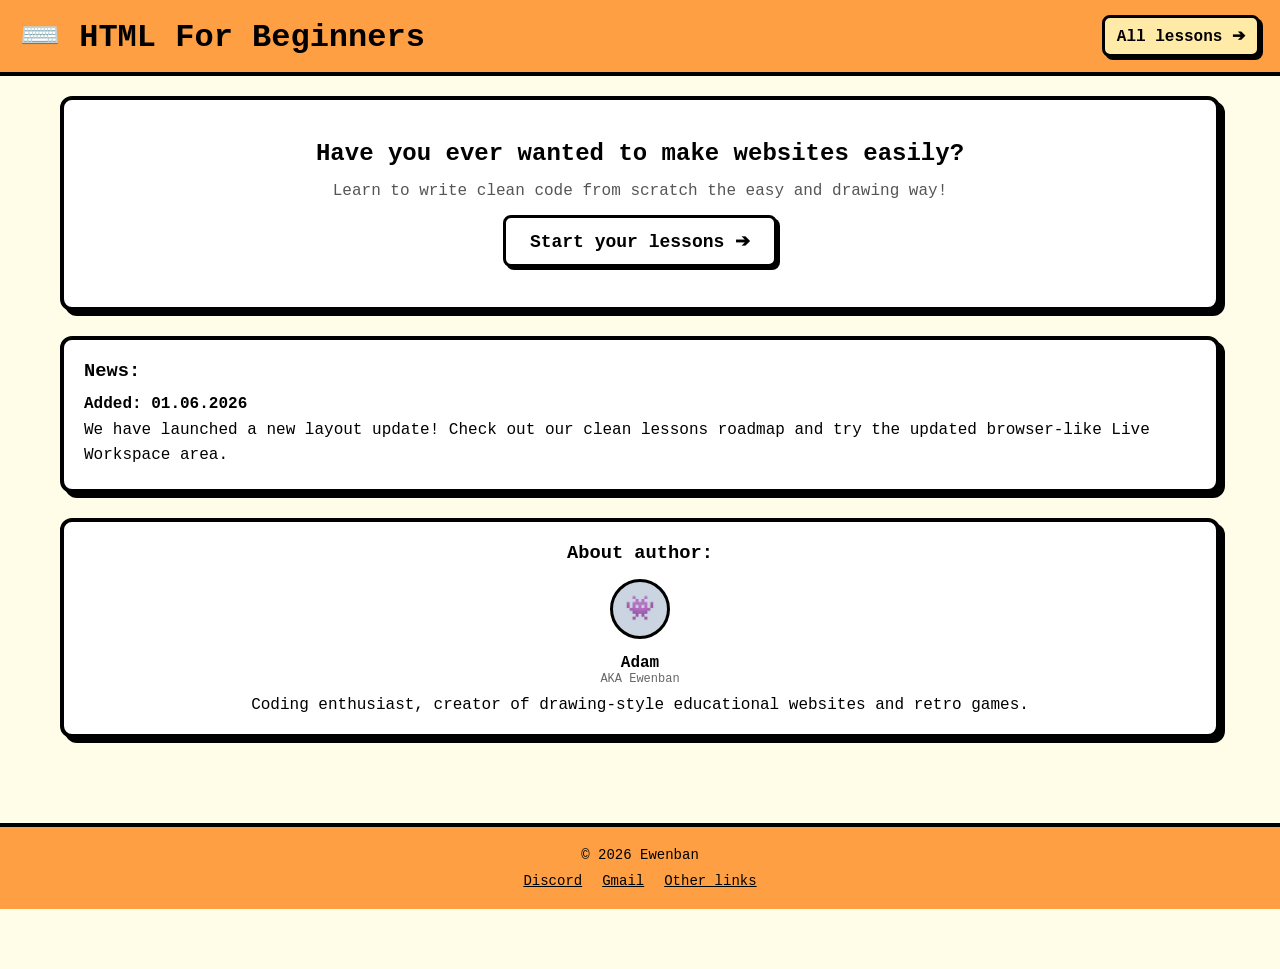
<file: index.html>
<!DOCTYPE html>
<html lang="en">
<head>
  <meta charset="UTF-8">
  <meta name="viewport" content="width=device-width, initial-scale=1.0">
  <title>HTML For Beginners</title>
  <link rel="stylesheet" href="style.css">
</head>
<body>

  <header>
    <div class="logo-area">
      <h1>⌨️ HTML For Beginners</h1>
    </div>
    <nav>
      <a href="lessons/all-lessons.html" style="background: #ffeaa7;">All lessons ➔</a>
    </nav>
  </header>

  <main class="container">
    
    <div class="box" style="text-align: center; padding: 40px 20px;">
      <h2>Have you ever wanted to make websites easily?</h2>
      <p style="margin: 15px 0; color: #555;">Learn to write clean code from scratch the easy and drawing way!</p>
      <a href="lessons/all-lessons.html" class="btn" style="font-size: 18px; padding: 12px 24px; background: #fff;">Start your lessons ➔</a>
    </div>

    <div class="box">
      <h3>News:</h3>
      <p style="margin-top: 10px; line-height: 1.6;">
        <strong>Added: 01.06.2026</strong><br>
        We have launched a new layout update! Check out our clean lessons roadmap and try the updated browser-like Live Workspace area.
      </p>
    </div>

    <div class="box" style="text-align: center;">
      <h3>About author:</h3>
      <div style="width: 60px; height: 60px; background: #cbd5e1; border: 3px solid #000; border-radius: 50%; margin: 15px auto; display: flex; align-items: center; justify-content: center; font-size: 24px;">👾</div>
      <h4>Adam</h4>
      <p style="font-size: 12px; color: #666; margin-bottom: 10px;">AKA Ewenban</p>
      <p>Coding enthusiast, creator of drawing-style educational websites and retro games.</p>
    </div>

  </main>

  <footer style="margin-top: 40px; text-align: center; font-size: 14px; padding: 20px; border-top: 4px solid #000; background: #ff9f43;">
    <p>© 2026 Ewenban</p>
    <div style="margin-top: 10px; display: flex; justify-content: center; gap: 20px;">
      <a href="#" style="color: #000;">Discord</a>
      <a href="#" style="color: #000;">Gmail</a>
      <a href="#" style="color: #000;">Other links</a>
    </div>
  </footer>

</body>
</html>
</file>
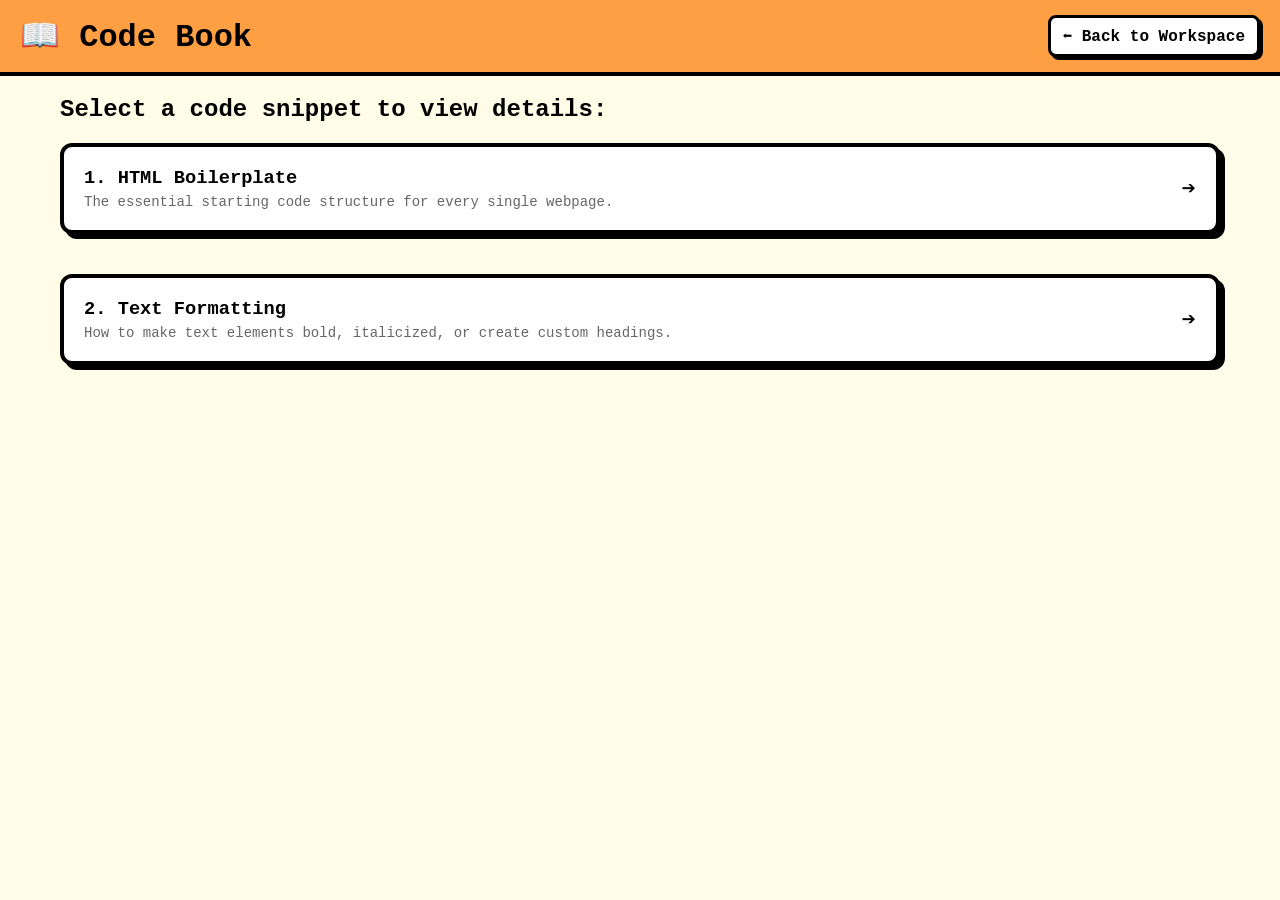
<file: codebook.html>
<!DOCTYPE html>
<html lang="en">
<head>
  <meta charset="UTF-8">
  <meta name="viewport" content="width=device-width, initial-scale=1.0">
  <title>Code Book - HTML Cheatsheet</title>
  <link rel="stylesheet" href="style.css">
</head>
<body>

  <header>
    <div class="logo-area">
      <h1>📖 Code Book</h1>
    </div>
    <nav>
      <a href="workspace.html">⬅️ Back to Workspace</a>
    </nav>
  </header>

  <main class="container">
    <h2 style="margin-bottom: 20px;">Select a code snippet to view details:</h2>

    <div class="codebook-grid">
      
      <div class="box codebook-item" onclick="window.location.href='codebook/boilerplate.html'">
        <div style="display: flex; justify-content: space-between; align-items: center;">
          <div>
            <h3>1. HTML Boilerplate</h3>
            <p style="color: #666; margin-top: 5px; font-size: 14px;">The essential starting code structure for every single webpage.</p>
          </div>
          <span style="font-size: 24px;">➔</span>
        </div>
      </div>

      <div class="box codebook-item" onclick="window.location.href='codebook/formatting.html'">
        <div style="display: flex; justify-content: space-between; align-items: center;">
          <div>
            <h3>2. Text Formatting</h3>
            <p style="color: #666; margin-top: 5px; font-size: 14px;">How to make text elements bold, italicized, or create custom headings.</p>
          </div>
          <span style="font-size: 24px;">➔</span>
        </div>
      </div>

    </div>
  </main>

</body>
</html>
</file>
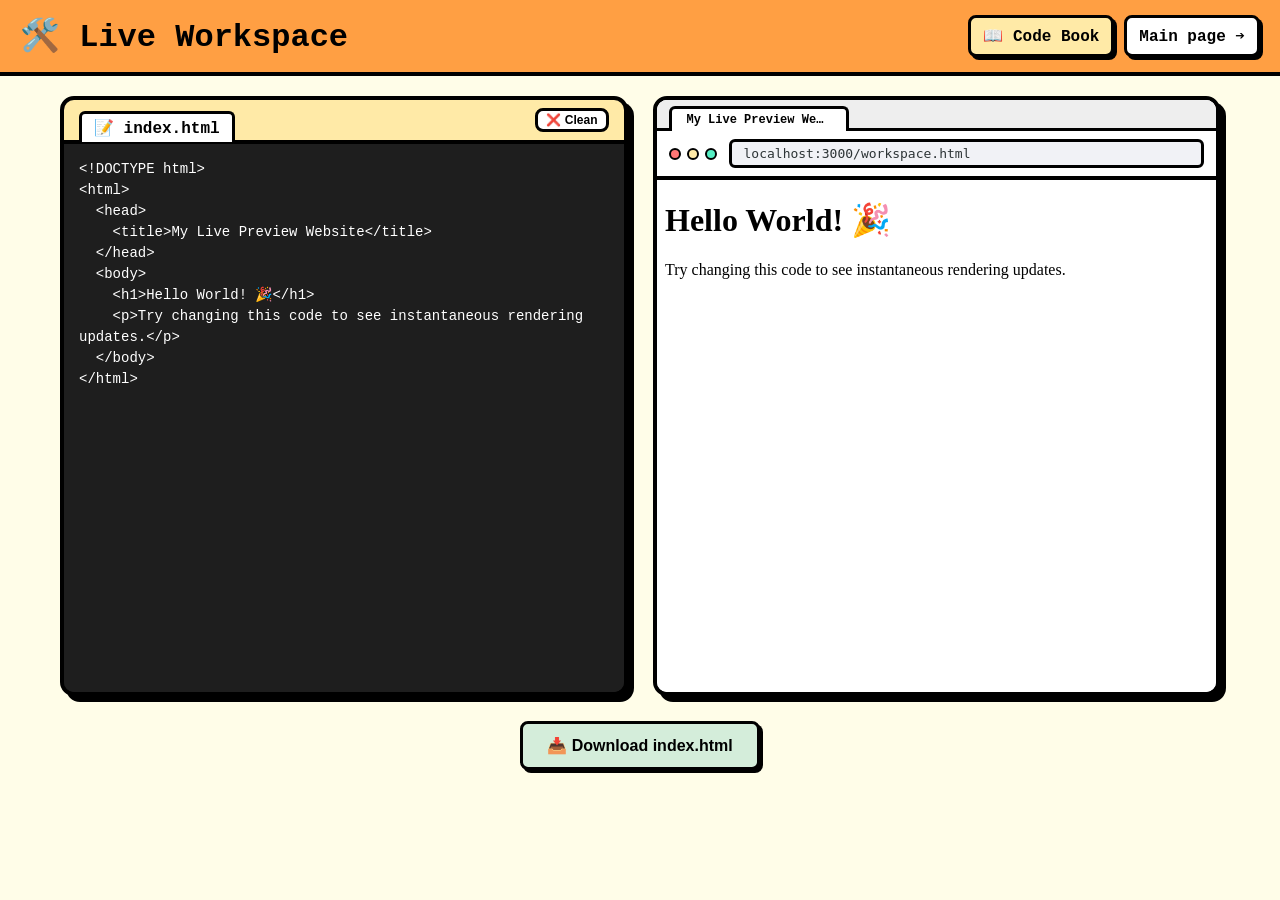
<file: workspace.html>
<!DOCTYPE html>
<html lang="en">
<head>
  <meta charset="UTF-8">
  <meta name="viewport" content="width=device-width, initial-scale=1.0">
  <title>Workspace - Live HTML Editor</title>
  <link rel="stylesheet" href="style.css">
</head>
<body>

  <header>
    <div class="logo-area">
      <h1>🛠️ Live Workspace</h1>
    </div>
    <nav style="display: flex; gap: 10px;">
      <a href="codebook.html" style="background: #ffeaa7;">📖 Code Book</a>
      <a href="index.html">Main page ➔</a>
    </nav>
  </header>

  <main class="container">
    
    <div class="workspace-grid">
      
      <div class="panel">
        <div class="panel-header-ide">
          <div class="file-tab">📝 index.html</div>
          <button class="btn" style="padding: 2px 8px; font-size: 12px; box-shadow: none;" onclick="clearWorkspace()">❌ Clean</button>
        </div>
        <textarea id="codeEditor" class="workspace-textarea" placeholder="Write HTML here..." oninput="updatePreview()"><!DOCTYPE html>
<html>
  <head>
    <title>My Live Preview Website</title>
  </head>
  <body>
    <h1>Hello World! 🎉</h1>
    <p>Try changing this code to see instantaneous rendering updates.</p>
  </body>
</html></textarea>
      </div>

      <div class="panel preview-panel">
        <div class="browser-chrome-bar">
          <div class="browser-tabs-row">
            <div id="tabTitle" class="browser-tab-active">Loading...</div>
          </div>
          <div class="browser-navigation-row">
            <div class="browser-dots">
              <div class="browser-dot red"></div>
              <div class="browser-dot yellow"></div>
              <div class="browser-dot green"></div>
            </div>
            <div class="browser-address-input">localhost:3000/workspace.html</div>
          </div>
        </div>
        <iframe id="livePreview" class="preview-iframe"></iframe>
      </div>

    </div>

    <div style="text-align: center; margin-top: 20px;">
      <button class="btn" style="font-size: 16px; background: #d4edda; padding: 12px 24px;" onclick="downloadHTML()">
        📥 Download index.html
      </button>
    </div>

  </main>

  <script>
    const editor = document.getElementById('codeEditor');
    const preview = document.getElementById('livePreview');
    const tabTitleElement = document.getElementById('tabTitle');

    function updatePreview() {
      const code = editor.value;
      const previewDocument = preview.contentDocument || preview.contentWindow.document;
      previewDocument.open();
      previewDocument.write(code);
      previewDocument.close();
      
      // FIX: Szukanie tagu <title> w kodzie użytkownika i aktualizacja karty przeglądarki
      const parser = new DOMParser();
      const doc = parser.parseFromString(code, 'text/html');
      const parsedTitle = doc.querySelector('title');
      
      if (parsedTitle && parsedTitle.innerText.trim() !== "") {
        tabTitleElement.innerText = parsedTitle.innerText;
      } else {
        tabTitleElement.innerText = "Untitled Page";
      }

      localStorage.setItem('workspace-code', code);
    }

    function clearWorkspace() {
      if(confirm("Clear workspace content?")) {
        editor.value = "";
        updatePreview();
      }
    }

    function downloadHTML() {
      const code = editor.value;
      const blob = new Blob([code], { type: 'text/html' });
      const a = document.createElement('a');
      a.href = URL.createObjectURL(blob);
      a.download = 'index.html';
      document.body.appendChild(a);
      a.click();
      document.body.removeChild(a);
    }

    document.addEventListener("DOMContentLoaded", () => {
      const savedCode = localStorage.getItem('workspace-code');
      if (savedCode !== null) {
        editor.value = savedCode;
      }
      updatePreview();
    });
  </script>

</body>
</html>
</file>
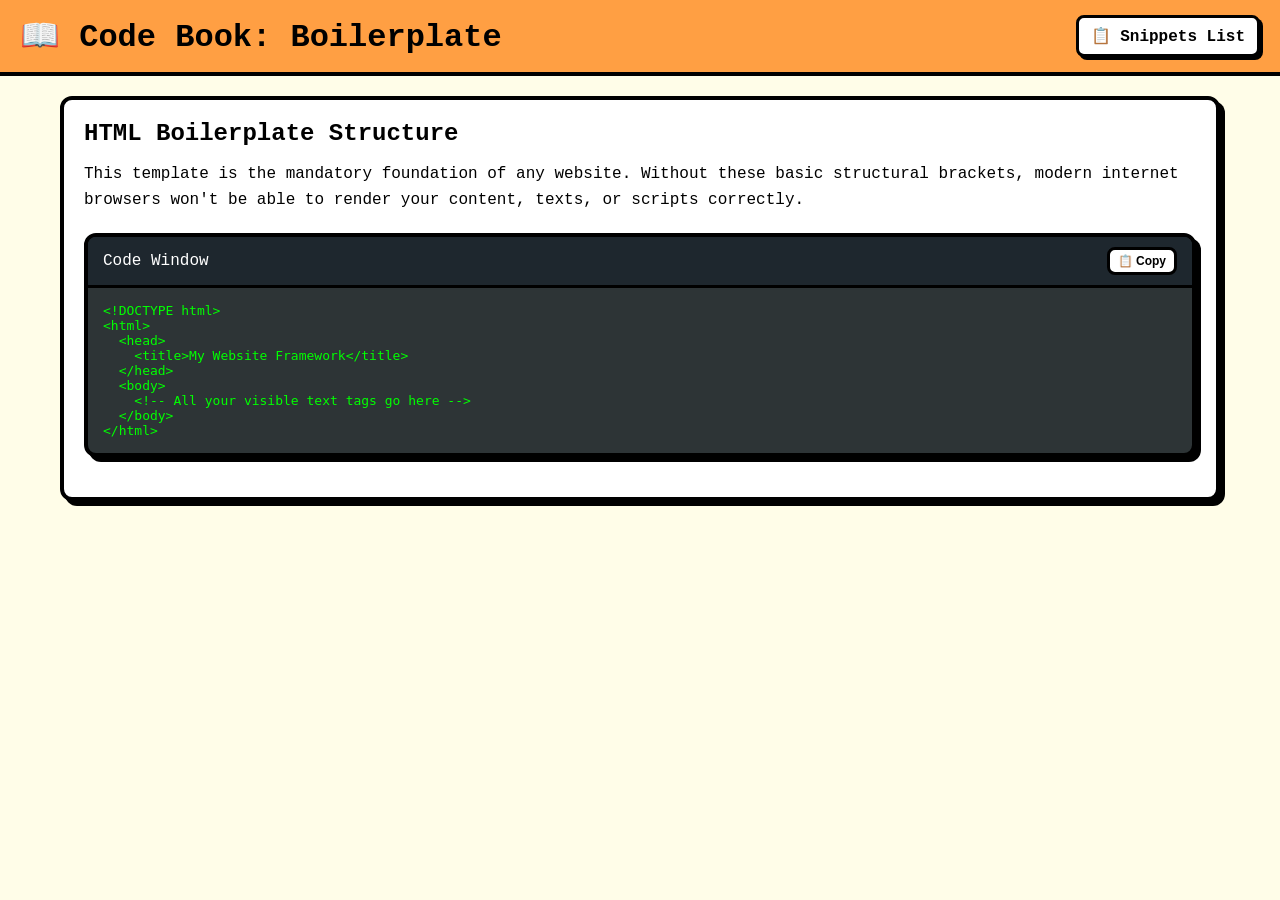
<file: codebook/boilerplate.html>
<!DOCTYPE html>
<html lang="en">
<head>
  <meta charset="UTF-8">
  <meta name="viewport" content="width=device-width, initial-scale=1.0">
  <title>Boilerplate - Code Book</title>
  <link rel="stylesheet" href="../style.css">
</head>
<body>

  <header>
    <div class="logo-area">
      <h1>📖 Code Book: Boilerplate</h1>
    </div>
    <nav>
      <a href="../codebook.html">📋 Snippets List</a>
    </nav>
  </header>

  <main class="container">
    <div class="box">
      <h2>HTML Boilerplate Structure</h2>
      <p style="margin: 15px 0; line-height: 1.6;">
        This template is the mandatory foundation of any website. Without these basic structural brackets, modern internet browsers won't be able to render your content, texts, or scripts correctly.
      </p>

      <div class="code-container">
        <div class="code-header">
          <span>Code Window</span>
          <button class="btn" style="padding: 4px 8px; font-size: 12px; box-shadow: none;" onclick="copyCode(this)">📋 Copy</button>
        </div>
<pre><code>&lt;!DOCTYPE html&gt;
&lt;html&gt;
  &lt;head&gt;
    &lt;title&gt;My Website Framework&lt;/title&gt;
  &lt;/head&gt;
  &lt;body&gt;
    &lt;!-- All your visible text tags go here --&gt;
  &lt;/body&gt;
&lt;/html&gt;</code></pre>
      </div>
    </div>
  </main>

  <script>
    function copyCode(button) {
      const codeBlock = button.parentElement.nextElementSibling;
      navigator.clipboard.writeText(codeBlock.innerText).then(() => {
        button.innerText = "✓ Copied!";
        setTimeout(() => { button.innerText = "📋 Copy"; }, 2000);
      });
    }
  </script>

</body>
</html>
</file>
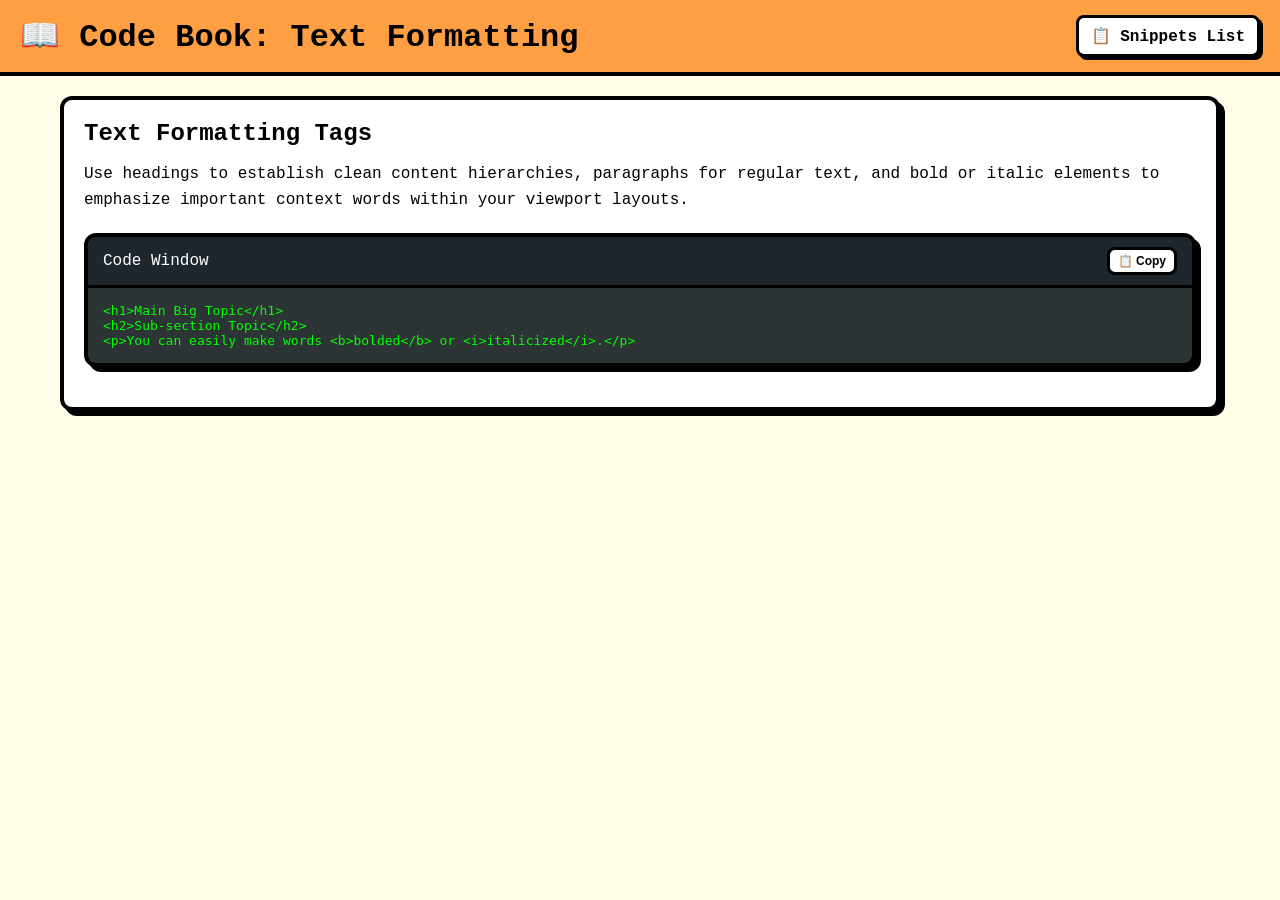
<file: codebook/formatting.html>
<!DOCTYPE html>
<html lang="en">
<head>
  <meta charset="UTF-8">
  <meta name="viewport" content="width=device-width, initial-scale=1.0">
  <title>Formatting - Code Book</title>
  <link rel="stylesheet" href="../style.css">
</head>
<body>

  <header>
    <div class="logo-area">
      <h1>📖 Code Book: Text Formatting</h1>
    </div>
    <nav>
      <a href="../codebook.html">📋 Snippets List</a>
    </nav>
  </header>

  <main class="container">
    <div class="box">
      <h2>Text Formatting Tags</h2>
      <p style="margin: 15px 0; line-height: 1.6;">
        Use headings to establish clean content hierarchies, paragraphs for regular text, and bold or italic elements to emphasize important context words within your viewport layouts.
      </p>

      <div class="code-container">
        <div class="code-header">
          <span>Code Window</span>
          <button class="btn" style="padding: 4px 8px; font-size: 12px; box-shadow: none;" onclick="copyCode(this)">📋 Copy</button>
        </div>
<pre><code>&lt;h1&gt;Main Big Topic&lt;/h1&gt;
&lt;h2&gt;Sub-section Topic&lt;/h2&gt;
&lt;p&gt;You can easily make words &lt;b&gt;bolded&lt;/b&gt; or &lt;i&gt;italicized&lt;/i&gt;.&lt;/p&gt;</code></pre>
      </div>
    </div>
  </main>

  <script>
    function copyCode(button) {
      const codeBlock = button.parentElement.nextElementSibling;
      navigator.clipboard.writeText(codeBlock.innerText).then(() => {
        button.innerText = "✓ Copied!";
        setTimeout(() => { button.innerText = "📋 Copy"; }, 2000);
      });
    }
  </script>

</body>
</html>
</file>
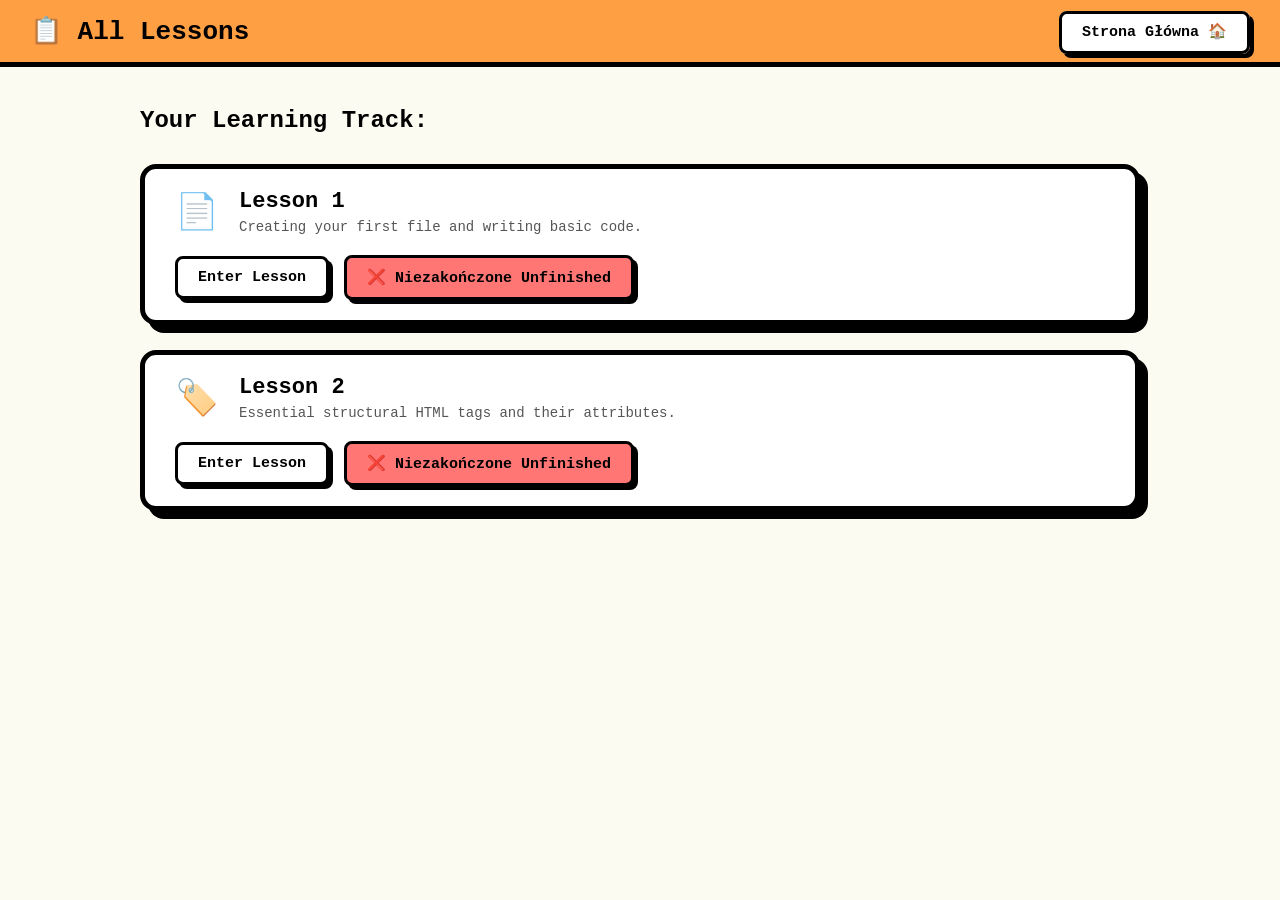
<file: lessons/all-lessons.html>
<!DOCTYPE html>
<html lang="pl">
<head>
  <meta charset="UTF-8">
  <meta name="viewport" content="width=device-width, initial-scale=1.0">
  <title>All Lessons</title>
  <style>
    body {
      background-color: #fcfbf2;
      font-family: 'Courier New', Courier, monospace;
      margin: 0;
      padding: 0;
    }
    header {
      background-color: #ff9f43;
      padding: 15px 30px;
      display: flex;
      justify-content: space-between;
      align-items: center;
      border-bottom: 5px solid #000;
    }
    header h1 {
      margin: 0;
      font-size: 26px;
      font-weight: bold;
    }
    .container {
      max-width: 1000px;
      margin: 40px auto;
      padding: 0 20px;
    }
    .box {
      background: #fff;
      border: 5px solid #000;
      border-radius: 16px;
      padding: 20px 30px;
      margin-bottom: 25px;
      box-shadow: 8px 8px 0px #000;
      display: flex;
      justify-content: space-between;
      align-items: center;
      flex-wrap: wrap;
      gap: 20px;
    }
    .lesson-info {
      display: flex;
      align-items: center;
      gap: 20px;
    }
    .lesson-icon {
      font-size: 35px;
    }
    .lesson-title {
      margin: 0;
      font-size: 22px;
      font-weight: bold;
    }
    .lesson-desc {
      margin: 5px 0 0 0;
      color: #555;
      font-size: 14px;
    }
    .actions-area {
      display: flex;
      gap: 15px;
      align-items: center;
    }
    .btn {
      font-family: 'Courier New', Courier, monospace;
      font-weight: bold;
      text-decoration: none;
      color: #000;
      padding: 10px 20px;
      border: 3px solid #000;
      border-radius: 8px;
      box-shadow: 4px 4px 0px #000;
      background: #fff;
      cursor: pointer;
      font-size: 15px;
    }
    .btn:active {
      transform: translate(2px, 2px);
      box-shadow: 2px 2px 0px #000;
    }
    .status-btn {
      min-width: 210px;
      text-align: center;
    }
  </style>
</head>
<body>

  <header>
    <div><h1>📋 All Lessons</h1></div>
    <div><a href="../index.html" class="btn">Strona Główna 🏠</a></div>
  </header>

  <main class="container">
    <h2 style="margin-bottom: 30px; font-weight: bold; font-size: 24px;">Your Learning Track:</h2>

    <div class="box">
      <div class="lesson-info">
        <span class="lesson-icon">📄</span>
        <div>
          <h3 class="lesson-title">Lesson 1</h3>
          <p class="lesson-desc">Creating your first file and writing basic code.</p>
        </div>
      </div>
      <div class="actions-area">
        <a href="lesson1.html" class="btn">Enter Lesson</a>
        <button id="status-l1" class="btn status-btn" style="background: #ff7675;" onclick="toggleLesson(1)">❌ Niezakończone Unfinished</button>
      </div>
    </div>

    <div class="box">
      <div class="lesson-info">
        <span class="lesson-icon">🏷️</span>
        <div>
          <h3 class="lesson-title">Lesson 2</h3>
          <p class="lesson-desc">Essential structural HTML tags and their attributes.</p>
        </div>
      </div>
      <div class="actions-area">
        <a href="lesson2.html" class="btn">Enter Lesson</a>
        <button id="status-l2" class="btn status-btn" style="background: #ff7675;" onclick="toggleLesson(2)">❌ Niezakończone Unfinished</button>
      </div>
    </div>
  </main>

  <script>
    function toggleLesson(id) {
      const key = `lesson-${id}-finished`;
      const btn = document.getElementById(`status-l${id}`);
      if (localStorage.getItem(key) === "true") {
        localStorage.setItem(key, "false");
        btn.innerText = "❌ Niezakończone Unfinished";
        btn.style.backgroundColor = "#ff7675";
      } else {
        localStorage.setItem(key, "true");
        btn.innerText = "✔️ Finished";
        btn.style.backgroundColor = "#2ecc71";
      }
    }

    function loadStatuses() {
      for (let id = 1; id <= 2; id++) {
        const btn = document.getElementById(`status-l${id}`);
        if (!btn) continue;
        if (localStorage.getItem(`lesson-${id}-finished`) === "true") {
          btn.innerText = "✔️ Finished";
          btn.style.backgroundColor = "#2ecc71";
        } else {
          btn.innerText = "❌ Niezakończone Unfinished";
          btn.style.backgroundColor = "#ff7675";
        }
      }
    }
    document.addEventListener("DOMContentLoaded", loadStatuses);
  </script>
</body>
</html>
</file>
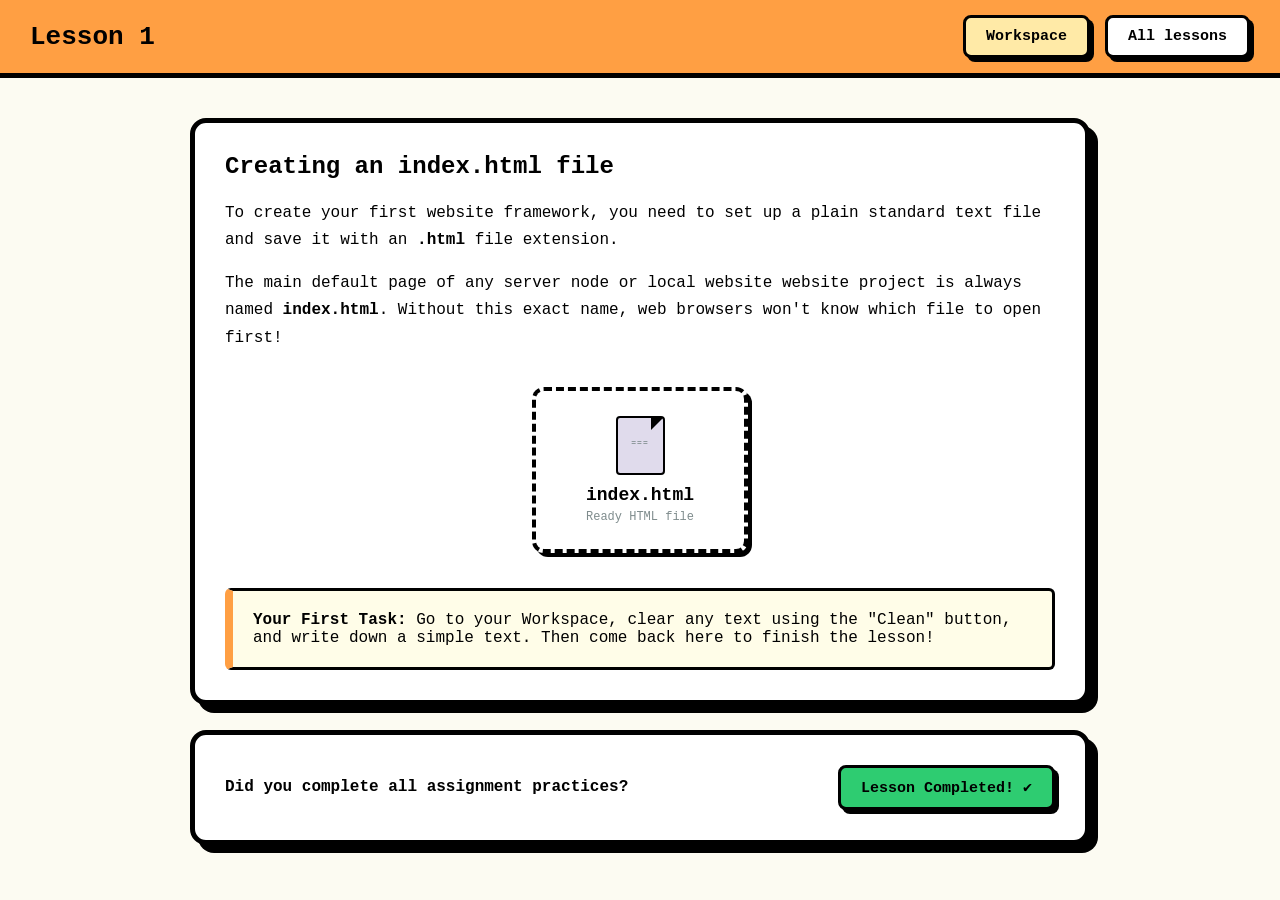
<file: lessons/lesson1.html>
<!DOCTYPE html>
<html lang="en">
<head>
  <meta charset="UTF-8">
  <meta name="viewport" content="width=device-width, initial-scale=1.0">
  <title>Lesson 1 - File Structure</title>
  <style>
    body {
      background-color: #fcfbf2;
      font-family: 'Courier New', Courier, monospace;
      margin: 0;
      padding: 0;
    }
    header {
      background-color: #ff9f43;
      padding: 15px 30px;
      display: flex;
      justify-content: space-between;
      align-items: center;
      border-bottom: 5px solid #000;
    }
    header h1 { margin: 0; font-size: 26px; font-weight: bold; }
    .container { max-width: 900px; margin: 40px auto; padding: 0 20px; }
    .box {
      background: #fff;
      border: 5px solid #000;
      border-radius: 16px;
      padding: 30px;
      margin-bottom: 25px;
      box-shadow: 8px 8px 0px #000;
    }
    .btn {
      font-family: 'Courier New', Courier, monospace;
      font-weight: bold;
      text-decoration: none;
      color: #000;
      padding: 10px 20px;
      border: 3px solid #000;
      border-radius: 8px;
      box-shadow: 4px 4px 0px #000;
      background: #fff;
      cursor: pointer;
      font-size: 15px;
    }
    .btn:active { transform: translate(2px, 2px); box-shadow: 2px 2px 0px #000; }
    .task-box {
      background: #fffde8;
      padding: 20px;
      border: 3px solid #000;
      border-left: 8px solid #ff9f43;
      border-radius: 6px;
      margin-top: 25px;
    }
  </style>
</head>
<body>

  <header>
    <div><h1>Lesson 1</h1></div>
    <div style="display: flex; gap: 15px;">
      <a href="../workspace.html" class="btn" style="background: #ffeaa7;">Workspace</a>
      <a href="all-lessons.html" class="btn">All lessons</a>
    </div>
  </header>

  <main class="container">
    <div class="box">
      <h2 style="margin-top: 0; font-size: 24px;">Creating an index.html file</h2>
      <p style="line-height: 1.7; font-size: 16px;">
        To create your first website framework, you need to set up a plain standard text file and save it with an <strong>.html</strong> file extension.
      </p>
      <p style="line-height: 1.7; font-size: 16px;">
        The main default page of any server node or local website website project is always named <strong>index.html</strong>. Without this exact name, web browsers won't know which file to open first!
      </p>

      <div style="text-align: center; margin: 35px 0;">
        <div style="display: inline-block; padding: 25px 50px; border: 4px dashed #000; background: #fff; border-radius: 12px; box-shadow: 4px 4px 0px #000;">
          <div style="width: 45px; height: 55px; background: #e0dbec; border: 2px solid #000; border-radius: 4px; margin: 0 auto; position: relative;">
            <div style="width: 0; height: 0; border-style: solid; border-width: 12px 12px 0 0; border-color: #000 transparent transparent transparent; position: absolute; top: 0; right: 0;"></div>
            <div style="letter-spacing: 1px; font-size: 8px; font-weight: bold; color: #7f8c8d; margin-top: 20px;">===</div>
          </div>
          <p style="font-weight: bold; margin: 10px 0 0 0; font-size: 18px;">index.html</p>
          <p style="font-size: 12px; color: #7f8c8d; margin: 5px 0 0 0;">Ready HTML file</p>
        </div>
      </div>

      <div class="task-box">
        <strong>Your First Task:</strong> Go to your Workspace, clear any text using the "Clean" button, and write down a simple text. Then come back here to finish the lesson!
      </div>
    </div>

    <div class="box" style="display: flex; justify-content: space-between; align-items: center; background: #fff; flex-wrap: wrap; gap: 20px;">
      <span style="font-weight: bold; font-size: 16px;">Did you complete all assignment practices?</span>
      <button id="finishBtn" class="btn" style="background: #2ecc71;" onclick="markFinished()">Lesson Completed! ✔️</button>
    </div>
  </main>

  <script>
    function markFinished() {
      localStorage.setItem("lesson-1-finished", "true");
      applyFinishedState();
    }
    function applyFinishedState() {
      const btn = document.getElementById("finishBtn");
      if (btn) {
        btn.innerText = "Lesson Completed! ✔️";
        btn.style.backgroundColor = "#2ecc71";
        btn.style.boxShadow = "none";
      }
    }
    document.addEventListener("DOMContentLoaded", () => {
      // Domyślnie lekcja ustawia się jako ukończona po kliknięciu
      if (localStorage.getItem("lesson-1-finished") === "true") {
        applyFinishedState();
      }
    });
  </script>
</body>
</html>
</file>
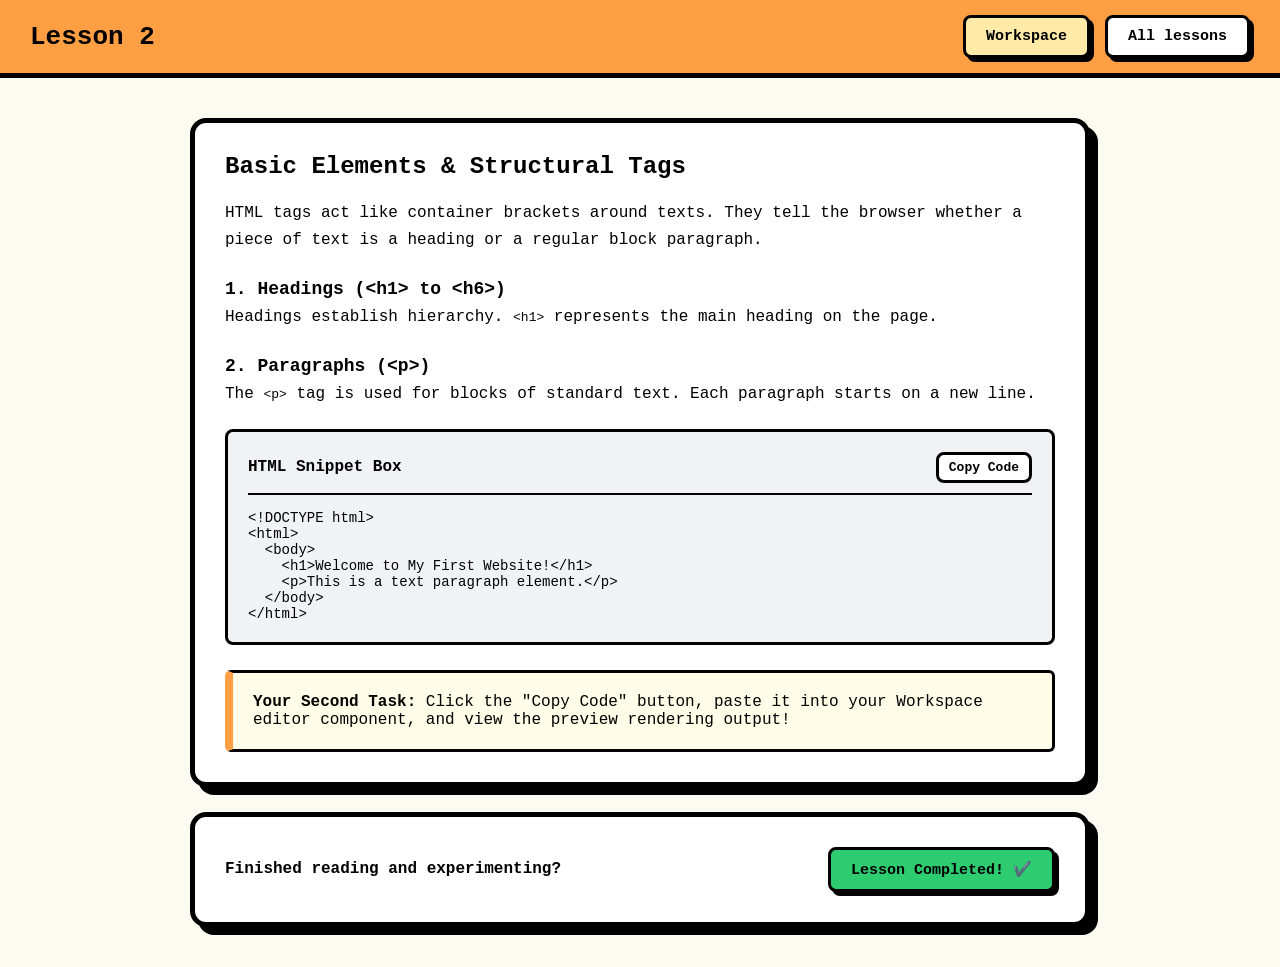
<file: lessons/lesson2.html>
<!DOCTYPE html>
<html lang="en">
<head>
  <meta charset="UTF-8">
  <meta name="viewport" content="width=device-width, initial-scale=1.0">
  <title>Lesson 2 - Essential Core Tags</title>
  <style>
    body {
      background-color: #fcfbf2;
      font-family: 'Courier New', Courier, monospace;
      margin: 0;
      padding: 0;
    }
    header {
      background-color: #ff9f43;
      padding: 15px 30px;
      display: flex;
      justify-content: space-between;
      align-items: center;
      border-bottom: 5px solid #000;
    }
    header h1 { margin: 0; font-size: 26px; font-weight: bold; }
    .container { max-width: 900px; margin: 40px auto; padding: 0 20px; }
    .box {
      background: #fff;
      border: 5px solid #000;
      border-radius: 16px;
      padding: 30px;
      margin-bottom: 25px;
      box-shadow: 8px 8px 0px #000;
    }
    .btn {
      font-family: 'Courier New', Courier, monospace;
      font-weight: bold;
      text-decoration: none;
      color: #000;
      padding: 10px 20px;
      border: 3px solid #000;
      border-radius: 8px;
      box-shadow: 4px 4px 0px #000;
      background: #fff;
      cursor: pointer;
      font-size: 15px;
    }
    .btn:active { transform: translate(2px, 2px); box-shadow: 2px 2px 0px #000; }
    .code-container {
      background: #f1f2f6;
      border: 3px solid #000;
      border-radius: 8px;
      padding: 20px;
      margin: 20px 0;
    }
    .task-box {
      background: #fffde8;
      padding: 20px;
      border: 3px solid #000;
      border-left: 8px solid #ff9f43;
      border-radius: 6px;
      margin-top: 25px;
    }
  </style>
</head>
<body>

  <header>
    <div><h1>Lesson 2</h1></div>
    <div style="display: flex; gap: 15px;">
      <a href="../workspace.html" class="btn" style="background: #ffeaa7;">Workspace</a>
      <a href="all-lessons.html" class="btn">All lessons</a>
    </div>
  </header>

  <main class="container">
    <div class="box">
      <h2 style="margin-top: 0; font-size: 24px;">Basic Elements & Structural Tags</h2>
      <p style="line-height: 1.7; font-size: 16px;">
        HTML tags act like container brackets around texts. They tell the browser whether a piece of text is a heading or a regular block paragraph.
      </p>

      <h3 style="margin-top: 25px; margin-bottom: 5px; font-size: 18px;">1. Headings (&lt;h1&gt; to &lt;h6&gt;)</h3>
      <p style="line-height: 1.7; margin: 0 0 15px 0;">
        Headings establish hierarchy. <code>&lt;h1&gt;</code> represents the main heading on the page.
      </p>

      <h3 style="margin-top: 25px; margin-bottom: 5px; font-size: 18px;">2. Paragraphs (&lt;p&gt;)</h3>
      <p style="line-height: 1.7; margin: 0 0 15px 0;">
        The <code>&lt;p&gt;</code> tag is used for blocks of standard text. Each paragraph starts on a new line.
      </p>

      <div class="code-container">
        <div style="display: flex; justify-content: space-between; align-items: center; border-bottom: 2px solid #000; padding-bottom: 10px; margin-bottom: 15px;">
          <span style="font-weight: bold;">HTML Snippet Box</span>
          <button class="btn" style="padding: 5px 10px; font-size: 13px; box-shadow: none;" onclick="copySnippet(this)">Copy Code</button>
        </div>
        <pre id="snippet" style="margin: 0; font-size: 14px; font-family: monospace;">&lt;!DOCTYPE html&gt;
&lt;html&gt;
  &lt;body&gt;
    &lt;h1&gt;Welcome to My First Website!&lt;/h1&gt;
    &lt;p&gt;This is a text paragraph element.&lt;/p&gt;
  &lt;/body&gt;
&lt;/html&gt;</pre>
      </div>

      <div class="task-box">
        <strong>Your Second Task:</strong> Click the "Copy Code" button, paste it into your Workspace editor component, and view the preview rendering output!
      </div>
    </div>

    <div class="box" style="display: flex; justify-content: space-between; align-items: center; background: #fff; flex-wrap: wrap; gap: 20px;">
      <span style="font-weight: bold; font-size: 16px;">Finished reading and experimenting?</span>
      <button id="finishBtn" class="btn" style="background: #2ecc71;" onclick="markFinished()">Lesson Completed! ✔️</button>
    </div>
  </main>

  <script>
    function copySnippet(btn) {
      const text = document.getElementById("snippet").innerText;
      navigator.clipboard.writeText(text).then(() => {
        btn.innerText = "✓ Copied!";
        setTimeout(() => { btn.innerText = "Copy Code"; }, 2000);
      });
    }
    function markFinished() {
      localStorage.setItem("lesson-2-finished", "true");
      applyFinishedState();
    }
    function applyFinishedState() {
      const btn = document.getElementById("finishBtn");
      if (btn) {
        btn.innerText = "Lesson Completed! ✔️";
        btn.style.backgroundColor = "#2ecc71";
        btn.style.boxShadow = "none";
      }
    }
    document.addEventListener("DOMContentLoaded", () => {
      if (localStorage.getItem("lesson-2-finished") === "true") {
        applyFinishedState();
      }
    });
  </script>
</body>
</html>
</file>
<file: style.css>
/* --- GLOBAL RETRO STYLES --- */
* {
  box-sizing: border-box;
  margin: 0;
  padding: 0;
}

body {
  background-color: #fffde8;
  color: #000000;
  font-family: 'Courier New', Courier, monospace;
  padding-bottom: 60px;
}

/* Retro Scrollbar */
::-webkit-scrollbar {
  width: 14px;
  height: 14px;
}
::-webkit-scrollbar-track {
  background: #fffde8;
  border: 3px solid #000;
  border-radius: 8px;
}
::-webkit-scrollbar-thumb {
  background: #ff9f43;
  border: 3px solid #000;
  border-radius: 8px;
}
::-webkit-scrollbar-thumb:hover {
  background: #ffb061;
}

.container {
  max-width: 1200px;
  margin: 0 auto;
  padding: 20px;
}

.box {
  background: #ffffff;
  border: 4px solid #000000;
  border-radius: 12px;
  box-shadow: 5px 5px 0px #000000;
  padding: 20px;
  margin-bottom: 25px;
}

header {
  background-color: #ff9f43;
  border-bottom: 4px solid #000000;
  padding: 15px 20px;
  display: flex;
  justify-content: space-between;
  align-items: center;
}

.logo-area {
  display: flex;
  align-items: center;
  gap: 10px;
}

nav a, .btn {
  display: inline-block;
  text-decoration: none;
  color: #000;
  background: #fff;
  border: 3px solid #000;
  padding: 8px 12px;
  border-radius: 8px;
  font-weight: bold;
  cursor: pointer;
  box-shadow: 3px 3px 0px #000;
}

nav a:hover, .btn:hover {
  background: #ffeaa7;
}

/* --- ADVANCED WORKSPACE BROWSER LOOK --- */
.workspace-grid {
  display: grid;
  grid-template-columns: 1fr 1fr;
  gap: 25px;
  height: 600px;
  margin-bottom: 25px;
}

@media (max-width: 900px) {
  .workspace-grid { grid-template-columns: 1fr; height: auto; }
}

.panel {
  display: flex;
  flex-direction: column;
  background: #1e1e1e; /* Ciemne tło dla edytora */
  border: 4px solid #000;
  border-radius: 14px;
  box-shadow: 6px 6px 0px #000;
  overflow: hidden;
}

.panel.preview-panel {
  background: #fff; /* Jasne tło dla przeglądarki */
}

/* Nagłówek panelu edytora w stylu karty z plikiem */
.panel-header-ide {
  background: #ffeaa7;
  padding: 8px 15px;
  font-weight: bold;
  border-bottom: 4px solid #000;
  display: flex;
  justify-content: space-between;
  align-items: center;
}

.file-tab {
  background: #fff;
  border: 3px solid #000;
  border-bottom: none;
  padding: 4px 12px;
  border-radius: 6px 6px 0 0;
  margin-bottom: -12px;
  display: flex;
  align-items: center;
  gap: 6px;
}

/* Profesjonalny pasek przeglądarki */
.browser-chrome-bar {
  background: #fff;
  border-bottom: 4px solid #000;
  display: flex;
  flex-direction: column;
}

.browser-tabs-row {
  display: flex;
  background: #eee;
  padding: 6px 12px 0 12px;
  border-bottom: 3px solid #000;
}

.browser-tab-active {
  background: #fff;
  border: 3px solid #000;
  border-bottom: none;
  padding: 4px 15px;
  border-radius: 6px 6px 0 0;
  font-size: 12px;
  font-weight: bold;
  max-width: 180px;
  overflow: hidden;
  text-overflow: ellipsis;
  white-space: nowrap;
  margin-bottom: -3px;
}

.browser-navigation-row {
  display: flex;
  align-items: center;
  gap: 12px;
  padding: 8px 12px;
  background: #fff;
}

.browser-dots {
  display: flex;
  gap: 6px;
}
.browser-dot {
  width: 12px;
  height: 12px;
  border: 2px solid #000;
  border-radius: 50%;
}
.browser-dot.red { background: #ff7675; }
.browser-dot.yellow { background: #ffeaa7; }
.browser-dot.green { background: #55efc4; }

.browser-address-input {
  flex-grow: 1;
  background: #f1f2f6;
  border: 3px solid #000;
  border-radius: 6px;
  padding: 4px 12px;
  font-size: 13px;
  color: #2d3436;
  font-family: monospace;
}

.workspace-textarea {
  width: 100%;
  height: 100%;
  padding: 15px;
  border: none;
  resize: none;
  font-family: 'Courier New', monospace;
  font-size: 14px;
  outline: none;
  background: #1e1e1e;
  color: #ffffff;
  line-height: 1.5;
}

.preview-iframe {
  width: 100%;
  height: 100%;
  border: none;
  background: #fff;
}

/* --- OKIENKO Z KODEM (CODE BOOK) --- */
.code-container {
  background: #2d3436;
  border: 4px solid #000;
  border-radius: 12px;
  box-shadow: 5px 5px 0px #000;
  overflow: hidden;
  margin: 20px 0;
}

.code-header {
  background: #1e272e;
  padding: 10px 15px;
  color: #fff;
  display: flex;
  justify-content: space-between;
  align-items: center;
  border-bottom: 3px solid #000;
}

.code-container pre {
  padding: 15px;
  overflow-x: auto;
  color: #00ff00;
  font-family: monospace;
}

/* --- LISTY I SIATKI --- */
.codebook-grid {
  display: grid;
  grid-template-columns: 1fr;
  gap: 15px;
}
.codebook-item {
  cursor: pointer;
}
.codebook-item:hover {
  background: #fff9e6;
}
</file>
